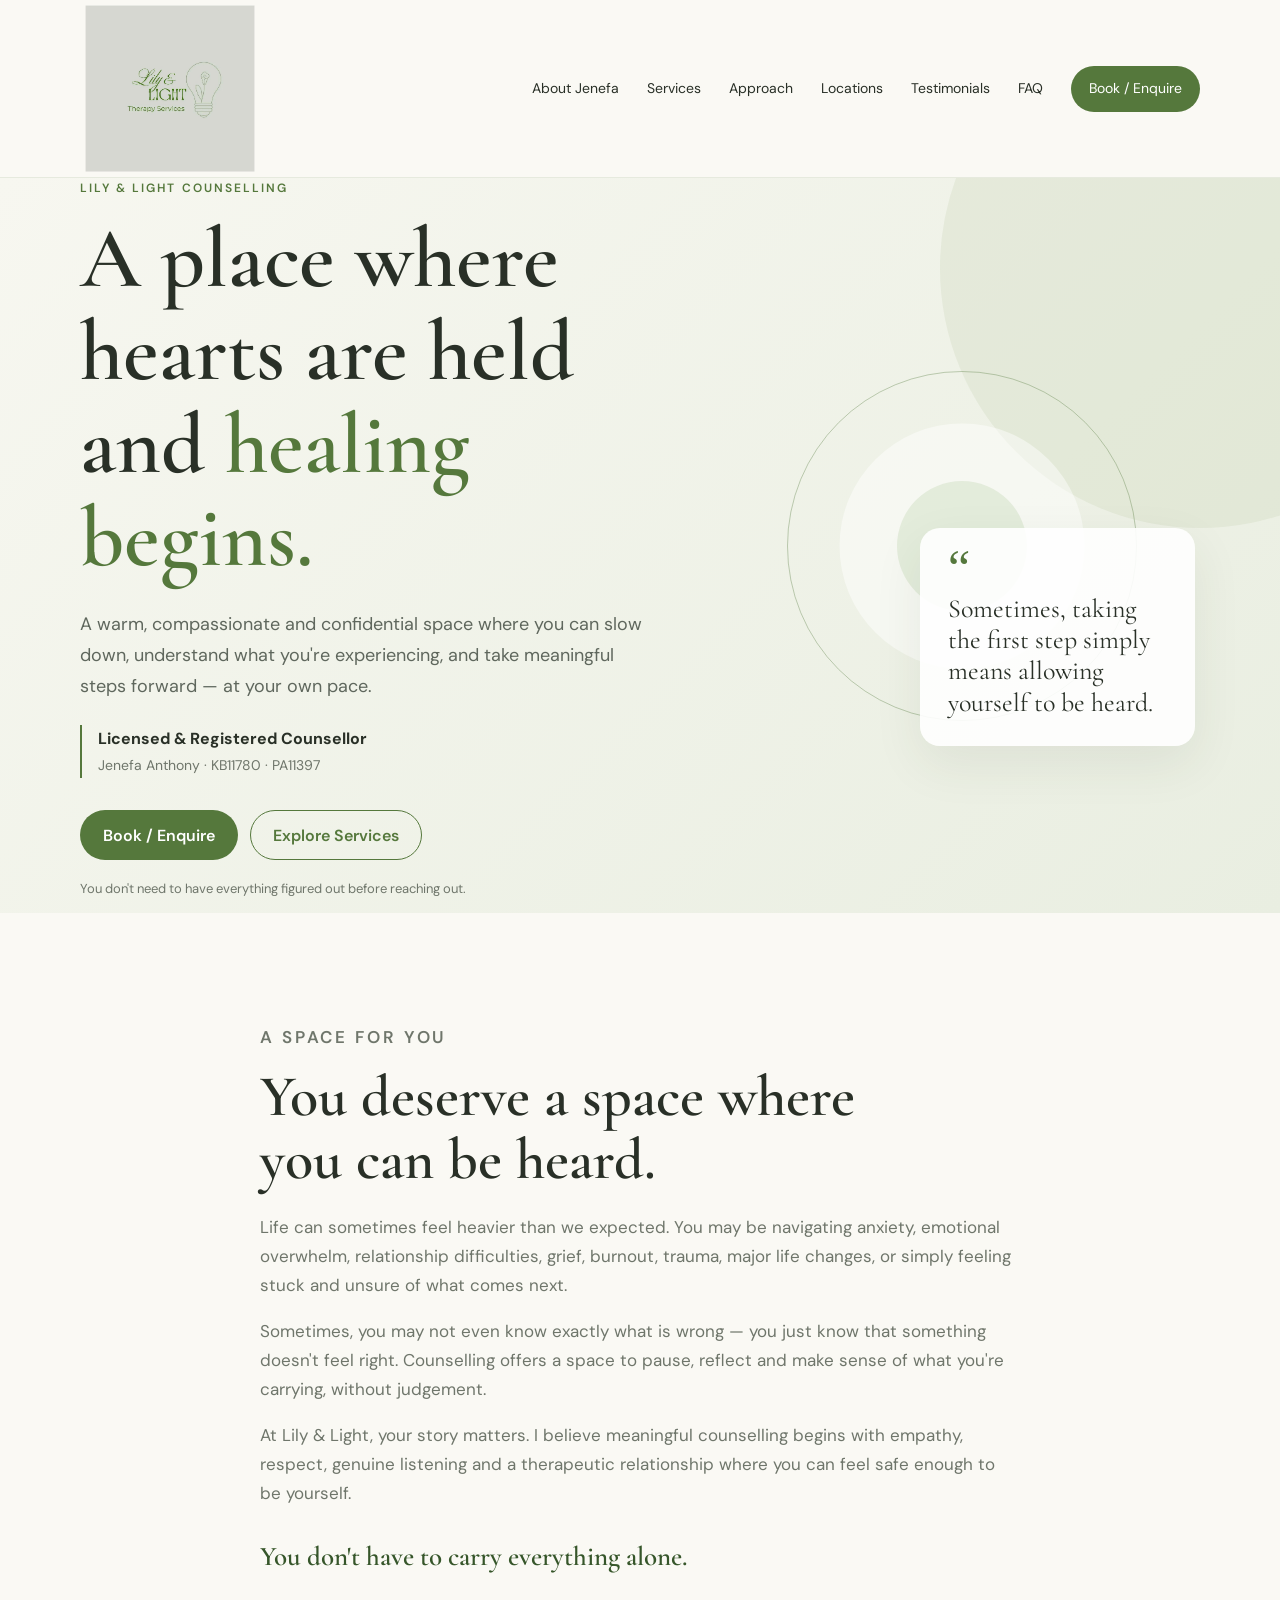
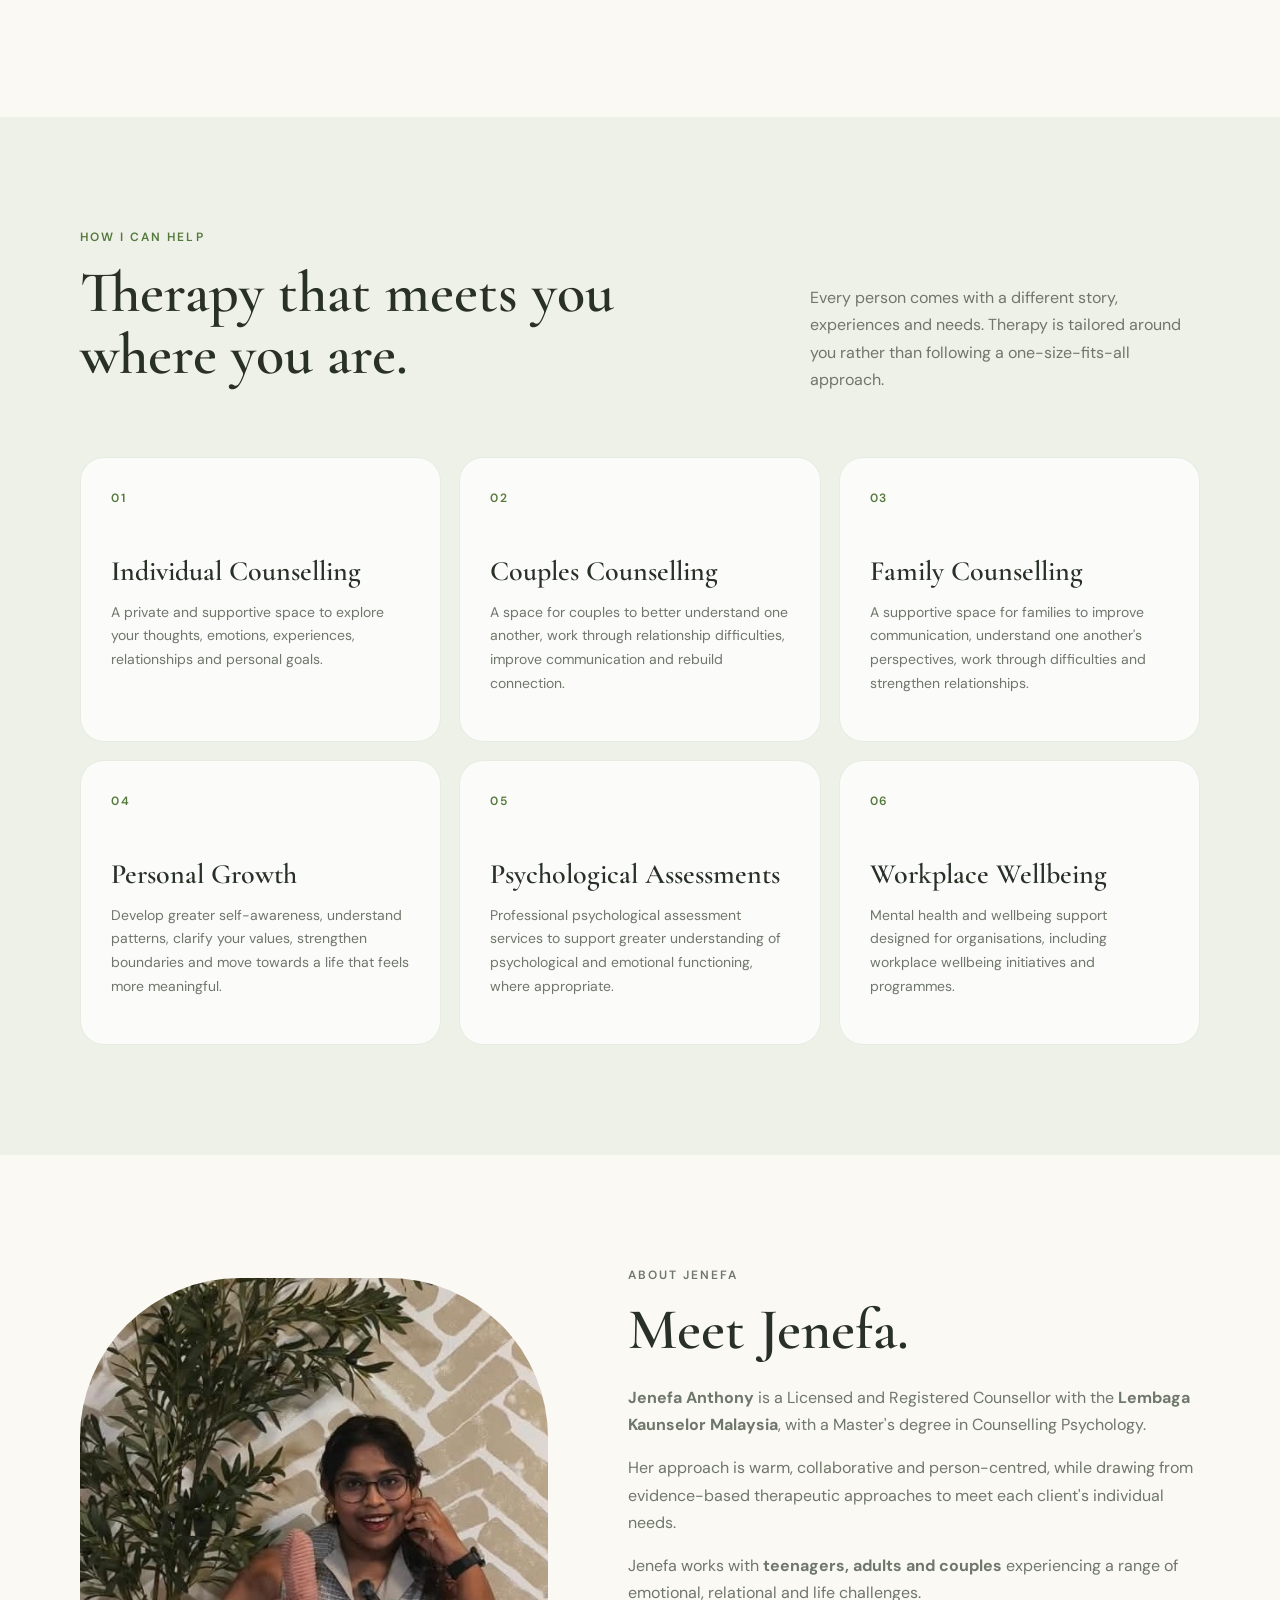
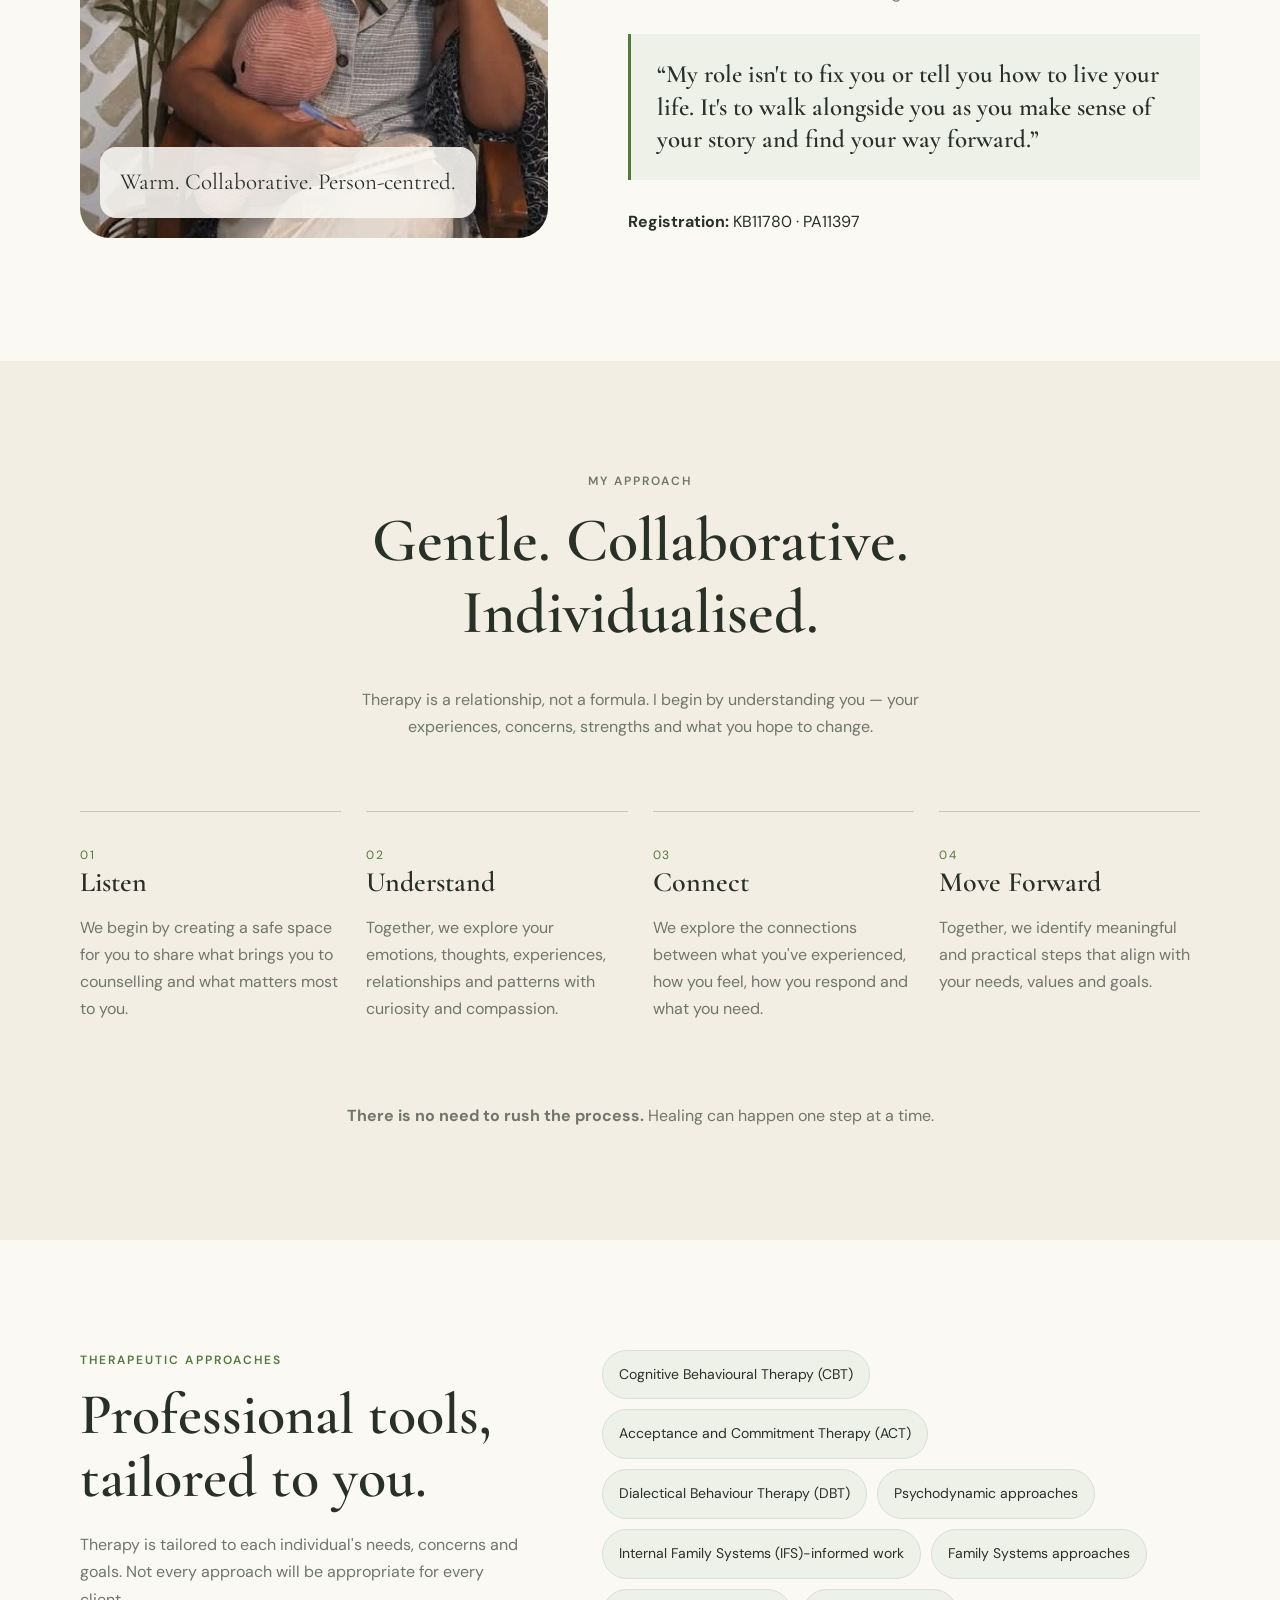
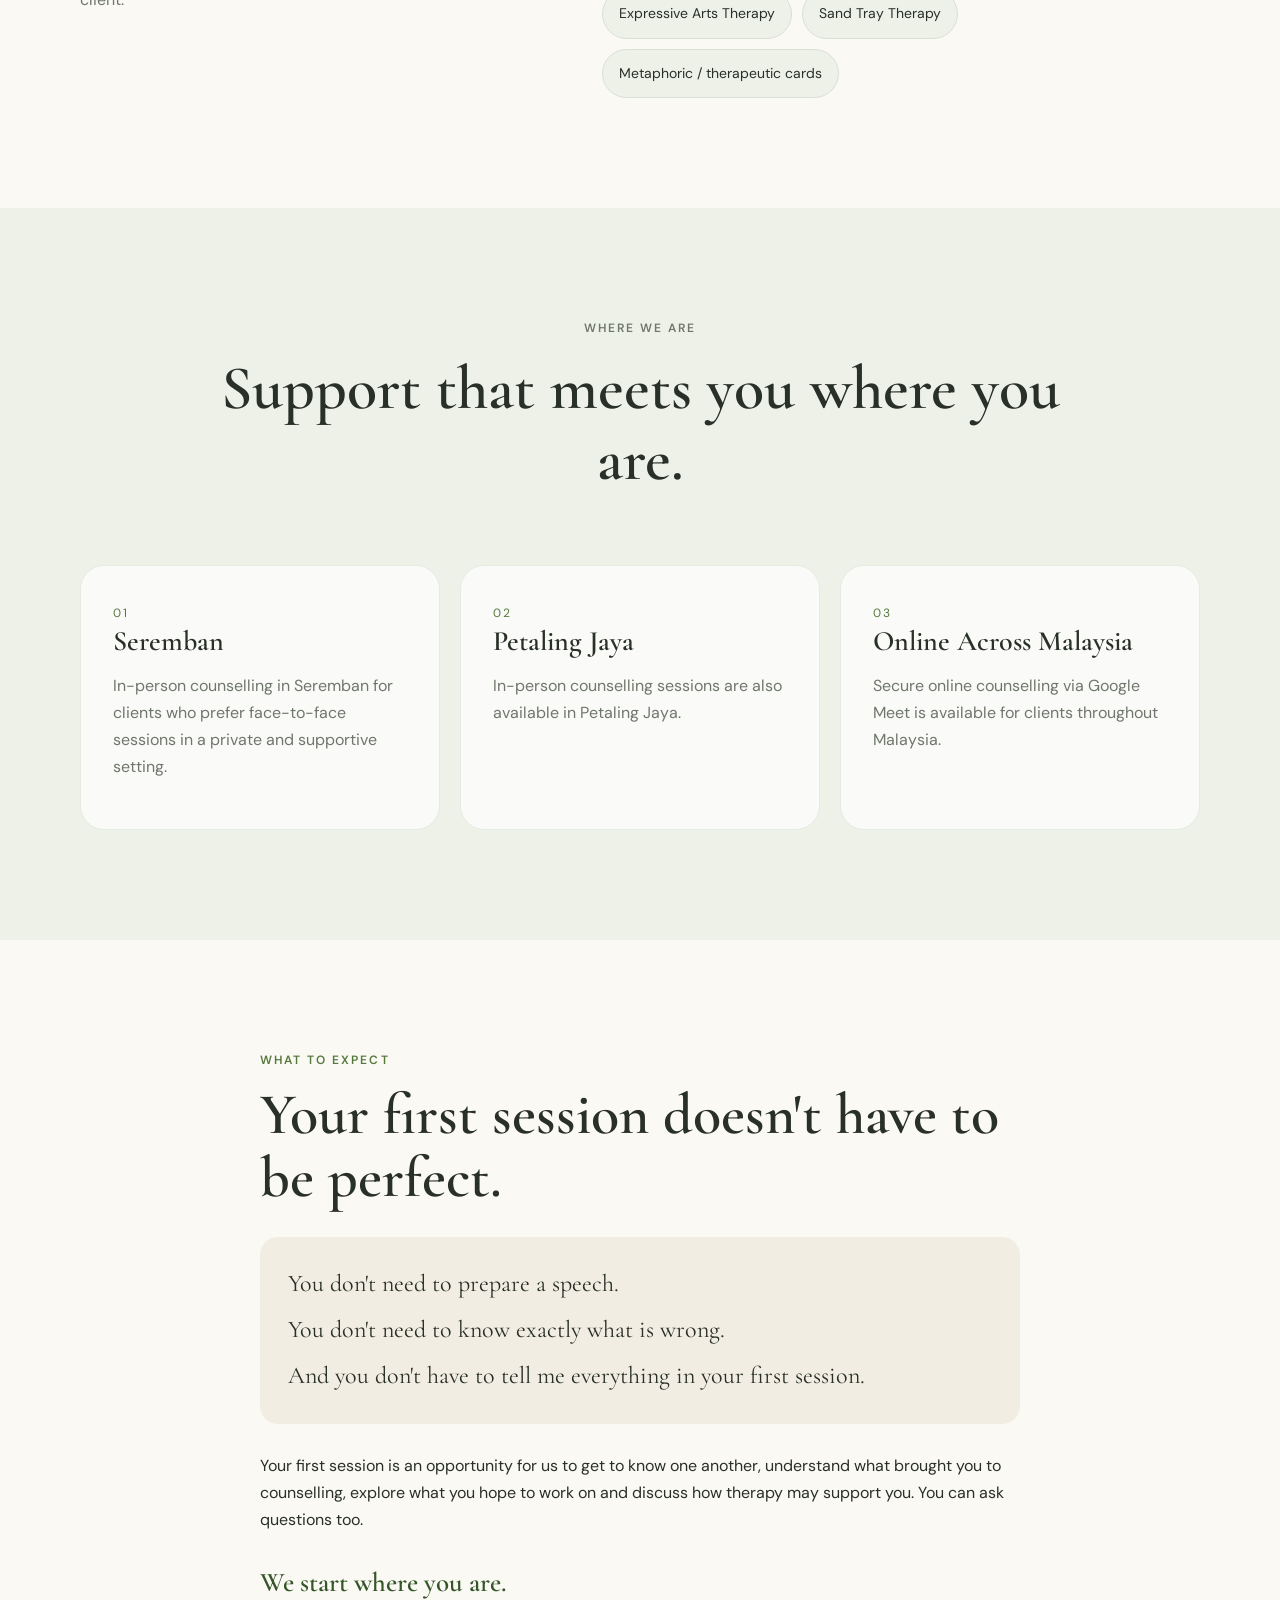
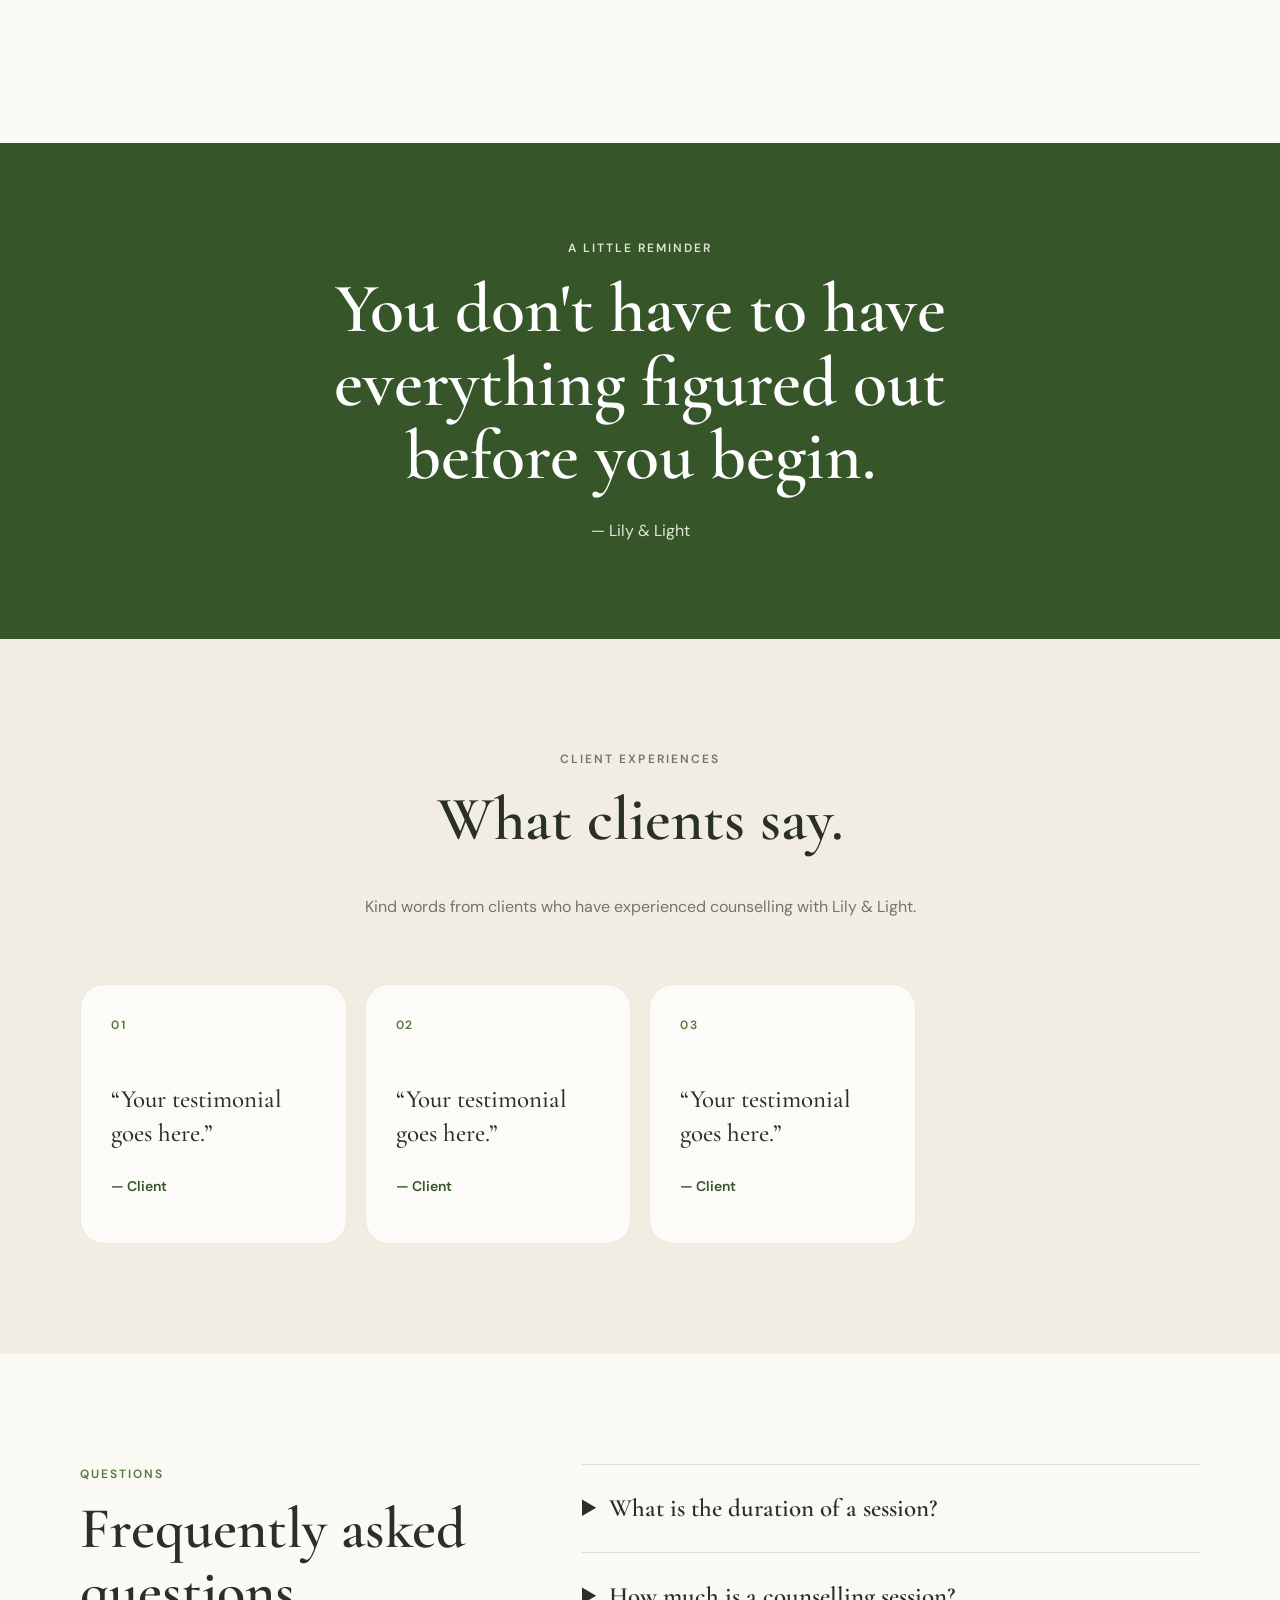
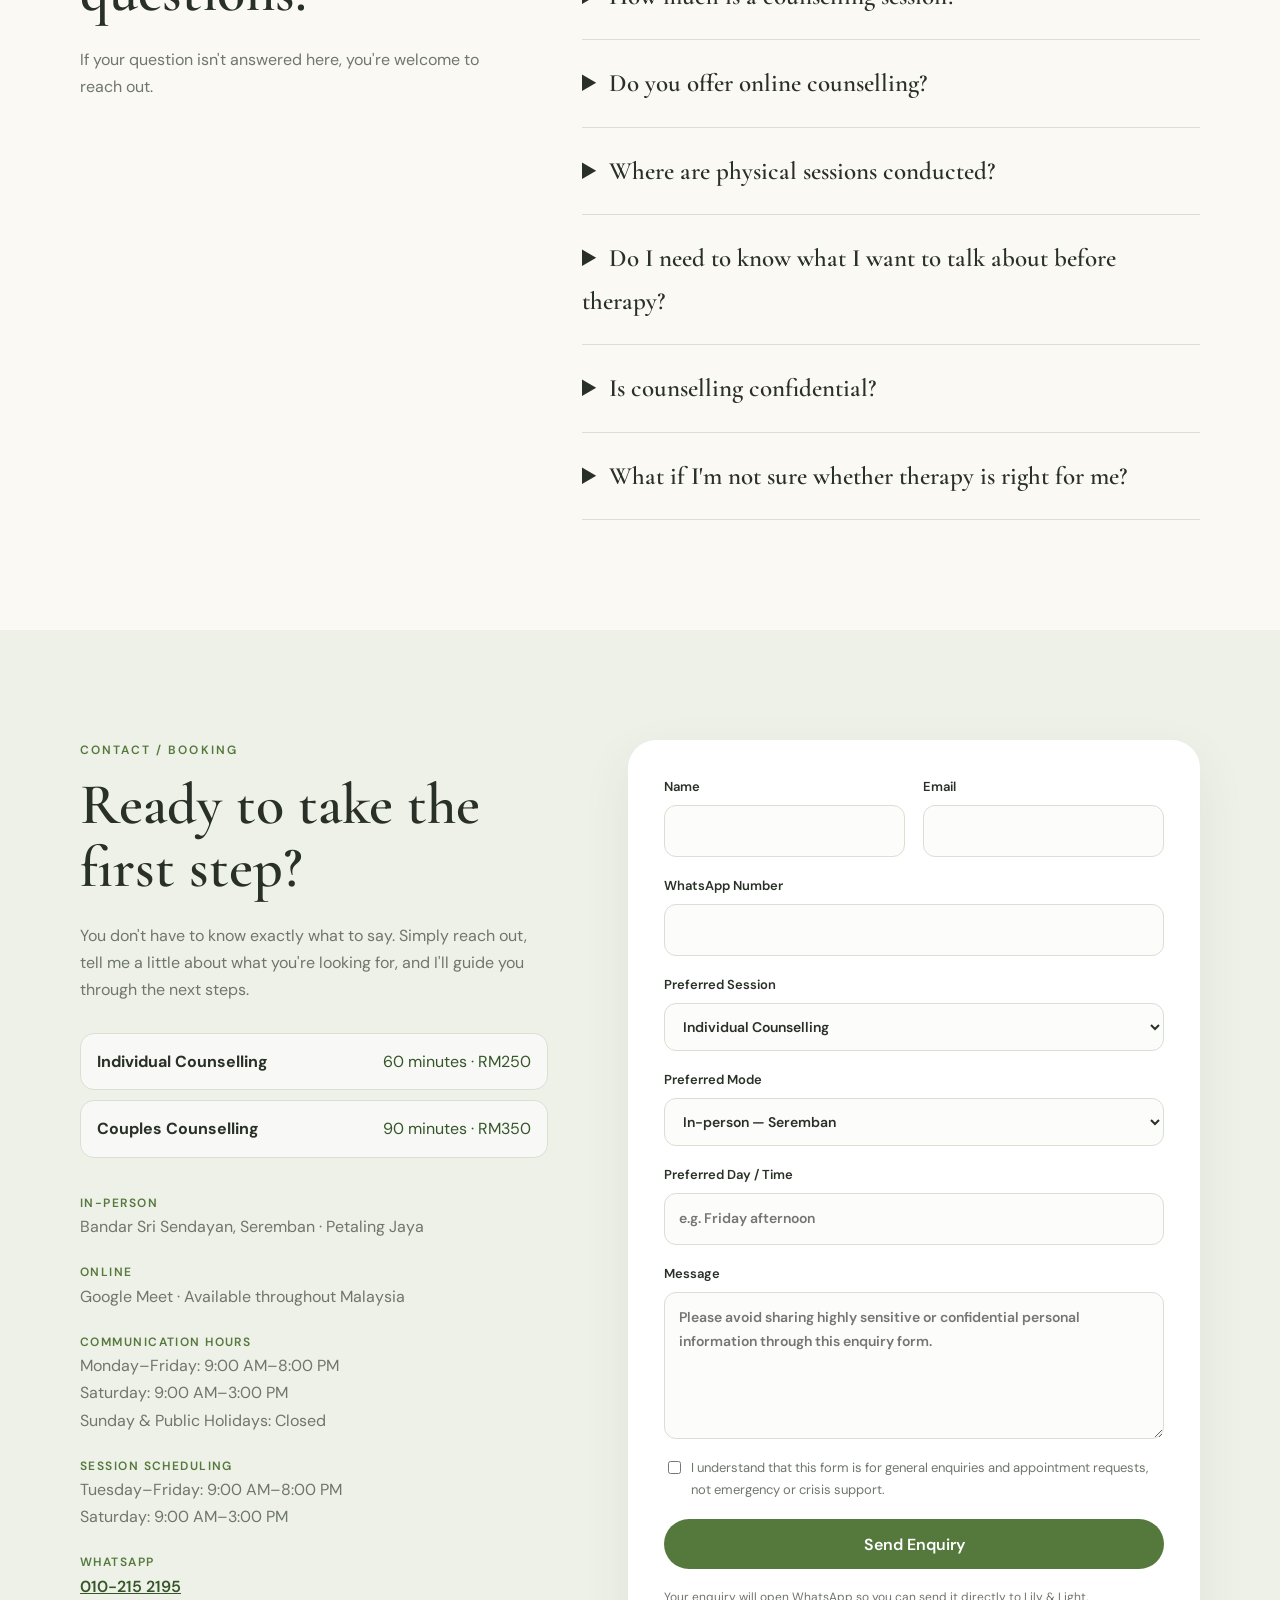
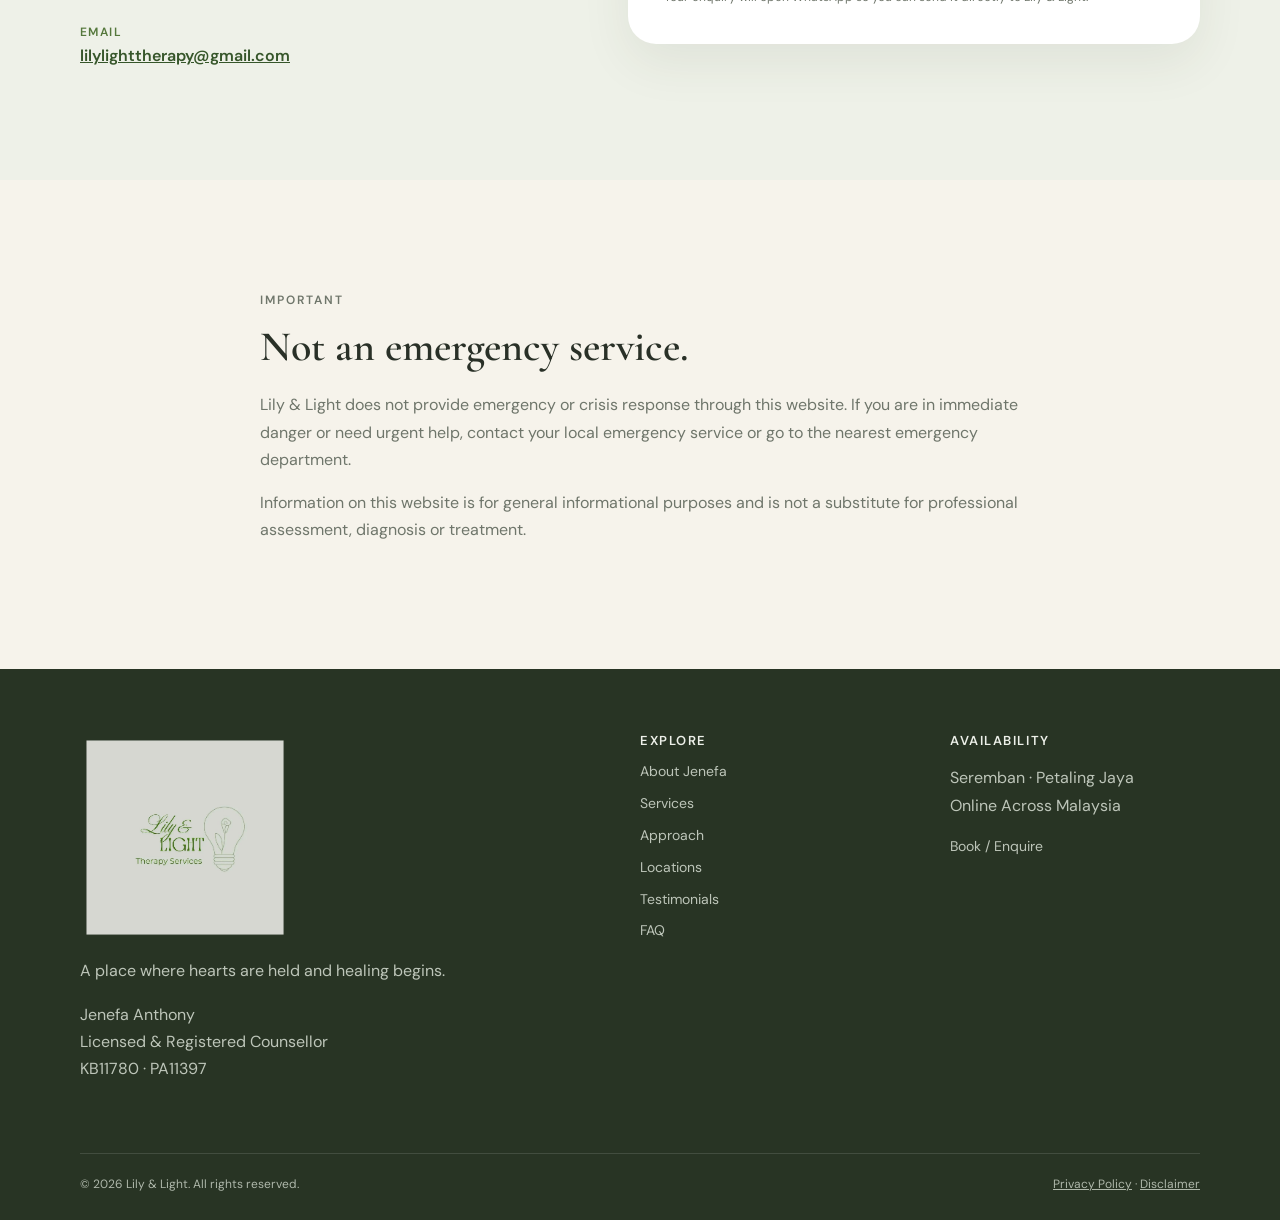
<file: index.html>
<!doctype html>
<html lang="en">
<head>
  <meta charset="utf-8">
  <meta name="viewport" content="width=device-width, initial-scale=1">
  <meta name="description" content="Lily & Light offers warm, compassionate and confidential counselling with Jenefa Anthony, Licensed & Registered Counsellor. In-person in Seremban and Petaling Jaya, and online across Malaysia.">
  <meta name="keywords" content="counselling Malaysia, counsellor Seremban, counsellor Petaling Jaya, online counselling Malaysia, couples counselling, Lily and Light">
  <meta name="author" content="Lily & Light">
  <meta name="theme-color" content="#55783c">
  <meta property="og:title" content="Lily & Light | Counselling with Jenefa Anthony">
  <meta property="og:description" content="A place where hearts are held and healing begins.">
  <meta property="og:type" content="website">
  <meta property="og:image" content="jenefa.jpg">
  <title>Lily & Light | Counselling with Jenefa Anthony</title>
  <link rel="icon" href="favicon.svg" type="image/svg+xml">
  <link rel="stylesheet" href="style.css">
</head>
<body>
  <a class="skip-link" href="#main">Skip to content</a>
  <header class="site-header" id="top">
    <div class="container nav-wrap">
      <a class="brand" href="#home" aria-label="Lily & Light home"><img src="logo.png" alt="Lily & Light logo"></a>
      <button class="menu-toggle" type="button" aria-expanded="false" aria-controls="site-nav" aria-label="Open menu"><span></span><span></span><span></span></button>
      <nav id="site-nav" class="site-nav" aria-label="Primary navigation">
        <a href="#about">About Jenefa</a><a href="#services">Services</a><a href="#approach">Approach</a><a href="#locations">Locations</a><a href="#testimonials">Testimonials</a><a href="#faq">FAQ</a><a href="#contact" class="nav-cta">Book / Enquire</a>
      </nav>
    </div>
  </header>

  <main id="main">
    <section class="hero" id="home">
      <div class="hero-glow"></div>
      <div class="container hero-grid">
        <div class="hero-copy">
          <p class="eyebrow">LILY &amp; LIGHT COUNSELLING</p>
          <h1>A place where hearts are held and <em>healing begins.</em></h1>
          <p class="hero-text">A warm, compassionate and confidential space where you can slow down, understand what you're experiencing, and take meaningful steps forward — at your own pace.</p>
          <div class="credential"><strong>Licensed &amp; Registered Counsellor</strong><span>Jenefa Anthony · KB11780 · PA11397</span></div>
          <div class="hero-actions"><a class="button button-primary" href="#contact">Book / Enquire</a><a class="button button-ghost" href="#services">Explore Services</a></div>
          <p class="microcopy">You don't need to have everything figured out before reaching out.</p>
        </div>
        <div class="hero-art" aria-hidden="true"><div class="sun-ring"></div><div class="quote-card"><span class="quote-mark">“</span><p>Sometimes, taking the first step simply means allowing yourself to be heard.</p></div></div>
      </div>
    </section>

    <section class="intro section">
      <div class="container narrow">
        <p class="eyebrow">A SPACE FOR YOU</p><h2>You deserve a space where you can be heard.</h2>
        <p>Life can sometimes feel heavier than we expected. You may be navigating anxiety, emotional overwhelm, relationship difficulties, grief, burnout, trauma, major life changes, or simply feeling stuck and unsure of what comes next.</p>
        <p>Sometimes, you may not even know exactly what is wrong — you just know that something doesn't feel right. Counselling offers a space to pause, reflect and make sense of what you're carrying, without judgement.</p>
        <p>At Lily &amp; Light, your story matters. I believe meaningful counselling begins with empathy, respect, genuine listening and a therapeutic relationship where you can feel safe enough to be yourself.</p>
        <p class="callout">You don't have to carry everything alone.</p>
      </div>
    </section>

    <section class="section services-section" id="services">
      <div class="container">
        <div class="section-heading"><div><p class="eyebrow">HOW I CAN HELP</p><h2>Therapy that meets you where you are.</h2></div><p>Every person comes with a different story, experiences and needs. Therapy is tailored around you rather than following a one-size-fits-all approach.</p></div>
        <div class="service-grid service-grid-wide">
          <article class="service-card"><div class="icon">01</div><h3>Individual Counselling</h3><p>A private and supportive space to explore your thoughts, emotions, experiences, relationships and personal goals.</p></article>
          <article class="service-card"><div class="icon">02</div><h3>Couples Counselling</h3><p>A space for couples to better understand one another, work through relationship difficulties, improve communication and rebuild connection.</p></article>
          <article class="service-card"><div class="icon">03</div><h3>Family Counselling</h3><p>A supportive space for families to improve communication, understand one another's perspectives, work through difficulties and strengthen relationships.</p></article>
          <article class="service-card"><div class="icon">04</div><h3>Personal Growth</h3><p>Develop greater self-awareness, understand patterns, clarify your values, strengthen boundaries and move towards a life that feels more meaningful.</p></article>
          <article class="service-card"><div class="icon">05</div><h3>Psychological Assessments</h3><p>Professional psychological assessment services to support greater understanding of psychological and emotional functioning, where appropriate.</p></article>
          <article class="service-card"><div class="icon">06</div><h3>Workplace Wellbeing</h3><p>Mental health and wellbeing support designed for organisations, including workplace wellbeing initiatives and programmes.</p></article>
        </div>
      </div>
    </section>

    <!-- Profile photo: upload your image as jenefa.jpg in the same folder as index.html. -->
    <section class="split-section section" id="about">
      <div class="container split-grid">
        <div class="image-panel profile-image-panel">
          <img src="jenefa.jpg" alt="Jenefa Anthony, Licensed and Registered Counsellor" class="profile-photo">
          <p class="image-caption">Warm. Collaborative. Person-centred.</p>
        </div>
        <div class="content-panel"><p class="eyebrow">ABOUT JENEFA</p><h2>Meet Jenefa.</h2>
          <p><strong>Jenefa Anthony</strong> is a Licensed and Registered Counsellor with the <strong>Lembaga Kaunselor Malaysia</strong>, with a Master's degree in Counselling Psychology.</p>
          <p>Her approach is warm, collaborative and person-centred, while drawing from evidence-based therapeutic approaches to meet each client's individual needs.</p>
          <p>Jenefa works with <strong>teenagers, adults and couples</strong> experiencing a range of emotional, relational and life challenges.</p>
          <blockquote class="small-quote">“My role isn't to fix you or tell you how to live your life. It's to walk alongside you as you make sense of your story and find your way forward.”</blockquote>
          <p class="registration"><strong>Registration:</strong> KB11780 · PA11397</p>
        </div>
      </div>
    </section>

    <section class="approach section" id="approach">
      <div class="container">
        <div class="section-heading centered"><p class="eyebrow">MY APPROACH</p><h2>Gentle. Collaborative. Individualised.</h2><p>Therapy is a relationship, not a formula. I begin by understanding you — your experiences, concerns, strengths and what you hope to change.</p></div>
        <div class="approach-grid approach-four">
          <div><span>01</span><h3>Listen</h3><p>We begin by creating a safe space for you to share what brings you to counselling and what matters most to you.</p></div>
          <div><span>02</span><h3>Understand</h3><p>Together, we explore your emotions, thoughts, experiences, relationships and patterns with curiosity and compassion.</p></div>
          <div><span>03</span><h3>Connect</h3><p>We explore the connections between what you've experienced, how you feel, how you respond and what you need.</p></div>
          <div><span>04</span><h3>Move Forward</h3><p>Together, we identify meaningful and practical steps that align with your needs, values and goals.</p></div>
        </div>
        <p class="approach-note"><strong>There is no need to rush the process.</strong> Healing can happen one step at a time.</p>
      </div>
    </section>

    <section class="section methods">
      <div class="container methods-grid"><div><p class="eyebrow">THERAPEUTIC APPROACHES</p><h2>Professional tools, tailored to you.</h2><p>Therapy is tailored to each individual's needs, concerns and goals. Not every approach will be appropriate for every client.</p></div>
        <div class="method-list"><span>Cognitive Behavioural Therapy (CBT)</span><span>Acceptance and Commitment Therapy (ACT)</span><span>Dialectical Behaviour Therapy (DBT)</span><span>Psychodynamic approaches</span><span>Internal Family Systems (IFS)-informed work</span><span>Family Systems approaches</span><span>Expressive Arts Therapy</span><span>Sand Tray Therapy</span><span>Metaphoric / therapeutic cards</span></div>
      </div>
    </section>

    <section class="section locations" id="locations">
      <div class="container"><div class="section-heading centered"><p class="eyebrow">WHERE WE ARE</p><h2>Support that meets you where you are.</h2></div>
        <div class="location-grid"><article><span>01</span><h3>Seremban</h3><p>In-person counselling in Seremban for clients who prefer face-to-face sessions in a private and supportive setting.</p></article><article><span>02</span><h3>Petaling Jaya</h3><p>In-person counselling sessions are also available in Petaling Jaya.</p></article><article><span>03</span><h3>Online Across Malaysia</h3><p>Secure online counselling via Google Meet is available for clients throughout Malaysia.</p></article></div>
      </div>
    </section>

    <section class="section expect">
      <div class="container narrow"><p class="eyebrow">WHAT TO EXPECT</p><h2>Your first session doesn't have to be perfect.</h2><div class="expect-lines"><p>You don't need to prepare a speech.</p><p>You don't need to know exactly what is wrong.</p><p>And you don't have to tell me everything in your first session.</p></div><p>Your first session is an opportunity for us to get to know one another, understand what brought you to counselling, explore what you hope to work on and discuss how therapy may support you. You can ask questions too.</p><p class="callout">We start where you are.</p></div>
    </section>

    <section class="quote-section"><div class="container quote-inner"><p class="eyebrow">A LITTLE REMINDER</p><blockquote>You don't have to have everything figured out before you begin.</blockquote><p class="quote-sign">— Lily &amp; Light</p></div></section>


    <section class="section testimonials" id="testimonials">
      <div class="container">
        <div class="section-heading centered">
          <p class="eyebrow">CLIENT EXPERIENCES</p>
          <h2>What clients say.</h2>
          <p>Kind words from clients who have experienced counselling with Lily &amp; Light.</p>
        </div>
        <div class="service-grid">
          <article class="service-card testimonial-card">
            <div class="icon">01</div>
            <blockquote>“Your testimonial goes here.”</blockquote>
            <p class="testimonial-author">— Client</p>
          </article>
          <article class="service-card testimonial-card">
            <div class="icon">02</div>
            <blockquote>“Your testimonial goes here.”</blockquote>
            <p class="testimonial-author">— Client</p>
          </article>
          <article class="service-card testimonial-card">
            <div class="icon">03</div>
            <blockquote>“Your testimonial goes here.”</blockquote>
            <p class="testimonial-author">— Client</p>
          </article>
        </div>
      </div>
    </section>

    <section class="faq section" id="faq">
      <div class="container faq-grid"><div><p class="eyebrow">QUESTIONS</p><h2>Frequently asked questions.</h2><p class="faq-intro">If your question isn't answered here, you're welcome to reach out.</p></div>
        <div class="accordion">
          <details><summary>What is the duration of a session?</summary><p>Individual counselling sessions are <strong>60 minutes</strong>, while couples counselling sessions are <strong>90 minutes</strong>.</p></details>
          <details><summary>How much is a counselling session?</summary><p>Individual counselling is <strong>RM250 per session</strong>. Couples counselling is <strong>RM350 per session</strong>.</p></details>
          <details><summary>Do you offer online counselling?</summary><p>Yes. Online counselling is available via Google Meet for clients throughout Malaysia.</p></details>
          <details><summary>Where are physical sessions conducted?</summary><p>In-person counselling is available in <strong>Bandar Sri Sendayan, Seremban</strong>, and <strong>Petaling Jaya</strong>.</p></details>
          <details><summary>Do I need to know what I want to talk about before therapy?</summary><p>No. You don't need to have everything figured out before reaching out. We can begin by exploring what is currently happening and what brought you to counselling.</p></details>
          <details><summary>Is counselling confidential?</summary><p>Counselling is confidential within the applicable professional, legal and safeguarding requirements. The limits of confidentiality will be explained clearly during the counselling process and informed consent.</p></details>
          <details><summary>What if I'm not sure whether therapy is right for me?</summary><p>That's completely okay. You can reach out with your questions first. We can discuss what you're looking for and whether counselling may be appropriate for your needs.</p></details>
        </div>
      </div>
    </section>
    <section class="contact section" id="contact">
      <div class="container contact-grid"><div class="contact-copy"><p class="eyebrow">CONTACT / BOOKING</p><h2>Ready to take the first step?</h2><p>You don't have to know exactly what to say. Simply reach out, tell me a little about what you're looking for, and I'll guide you through the next steps.</p>
        <div class="session-prices"><div><strong>Individual Counselling</strong><span>60 minutes · RM250</span></div><div><strong>Couples Counselling</strong><span>90 minutes · RM350</span></div></div>
        <div class="contact-details">
          <div><span>In-person</span><p>Bandar Sri Sendayan, Seremban · Petaling Jaya</p></div>
          <div><span>Online</span><p>Google Meet · Available throughout Malaysia</p></div>
          <div><span>Communication Hours</span><p>Monday–Friday: 9:00 AM–8:00 PM<br>Saturday: 9:00 AM–3:00 PM<br>Sunday &amp; Public Holidays: Closed</p></div>
          <div><span>Session Scheduling</span><p>Tuesday–Friday: 9:00 AM–8:00 PM<br>Saturday: 9:00 AM–3:00 PM</p></div>
          <div><span>WhatsApp</span><p><a href="https://wa.me/60102152195" target="_blank" rel="noopener">010-215 2195</a></p></div>
          <div><span>Email</span><p><a href="mailto:lilylighttherapy@gmail.com">lilylighttherapy@gmail.com</a></p></div>
        </div>
      </div>

      <form class="booking-form" id="bookingForm">
        <div class="form-row"><label>Name<input type="text" name="name" autocomplete="name" required></label><label>Email<input type="email" name="email" autocomplete="email" required></label></div>
        <label>WhatsApp Number<input type="tel" name="whatsapp" autocomplete="tel"></label>
        <label>Preferred Session<select name="enquiry"><option>Individual Counselling</option><option>Couples Counselling</option><option>Family Counselling</option><option>Personal Growth</option><option>Psychological Assessment</option><option>Workplace Wellbeing</option><option>Not sure / I'd like to enquire</option></select></label>
        <label>Preferred Mode<select name="mode"><option>In-person — Seremban</option><option>In-person — Petaling Jaya</option><option>Online</option><option>Not sure</option></select></label>
        <label>Preferred Day / Time<input type="text" name="preferred_time" placeholder="e.g. Friday afternoon"></label>
        <label>Message<textarea name="message" rows="5" placeholder="Please avoid sharing highly sensitive or confidential personal information through this enquiry form."></textarea></label>
        <label class="consent"><input type="checkbox" required><span>I understand that this form is for general enquiries and appointment requests, not emergency or crisis support.</span></label>
        <button class="button button-primary" type="submit">Send Enquiry</button>
        <p class="form-note" id="formNote">Your enquiry will open WhatsApp so you can send it directly to Lily &amp; Light.</p>
      </form></div>
    </section>

    <section class="disclaimer section"><div class="container narrow"><p class="eyebrow">IMPORTANT</p><h2>Not an emergency service.</h2><p>Lily &amp; Light does not provide emergency or crisis response through this website. If you are in immediate danger or need urgent help, contact your local emergency service or go to the nearest emergency department.</p><p>Information on this website is for general informational purposes and is not a substitute for professional assessment, diagnosis or treatment.</p></div></section>
  </main>

  <footer class="site-footer"><div class="container footer-grid"><div><img src="logo.png" alt="Lily & Light" class="footer-logo"><p>A place where hearts are held and healing begins.</p><p>Jenefa Anthony<br>Licensed &amp; Registered Counsellor<br>KB11780 · PA11397</p></div><div><h3>Explore</h3><a href="#about">About Jenefa</a><a href="#services">Services</a><a href="#approach">Approach</a><a href="#locations">Locations</a><a href="#testimonials">Testimonials</a><a href="#faq">FAQ</a></div><div><h3>Availability</h3><p>Seremban · Petaling Jaya<br>Online Across Malaysia</p><a href="#contact">Book / Enquire</a></div></div><div class="container footer-bottom"><span>© <span id="year"></span> Lily &amp; Light. All rights reserved.</span><span><a href="privacy.html">Privacy Policy</a> · <a href="disclaimer.html">Disclaimer</a></span></div></footer>
  <script src="script.js"></script>
</body>
</html>
</file>
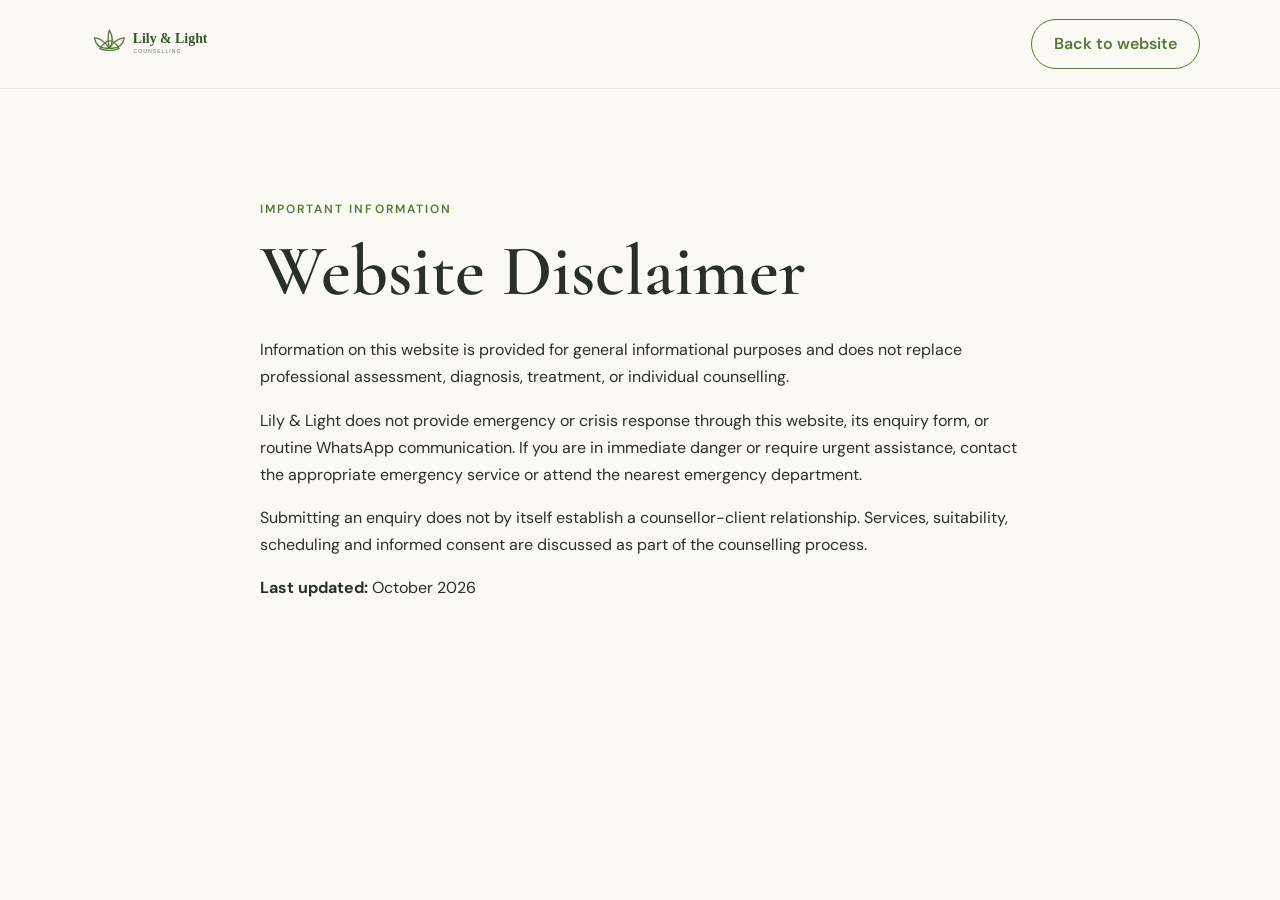
<file: disclaimer.html>
<!doctype html>
<html lang="en">
<head>
<meta charset="utf-8"><meta name="viewport" content="width=device-width,initial-scale=1">
<title>Disclaimer | Lily &amp; Light</title><link rel="icon" href="favicon.svg" type="image/svg+xml"><link rel="stylesheet" href="style.css">
</head>
<body>
<header class="site-header"><div class="container nav-wrap"><a class="brand" href="index.html"><img src="logo.svg" alt="Lily &amp; Light logo"></a><a class="button button-ghost" href="index.html">Back to website</a></div></header>
<main><section class="section"><div class="container narrow"><p class="eyebrow">IMPORTANT INFORMATION</p><h1 style="font-size:clamp(44px,7vw,72px)">Website Disclaimer</h1>
<p>Information on this website is provided for general informational purposes and does not replace professional assessment, diagnosis, treatment, or individual counselling.</p>
<p>Lily &amp; Light does not provide emergency or crisis response through this website, its enquiry form, or routine WhatsApp communication. If you are in immediate danger or require urgent assistance, contact the appropriate emergency service or attend the nearest emergency department.</p>
<p>Submitting an enquiry does not by itself establish a counsellor-client relationship. Services, suitability, scheduling and informed consent are discussed as part of the counselling process.</p>
<p><strong>Last updated:</strong> October 2026</p></div></section></main>
</body></html>
</file>
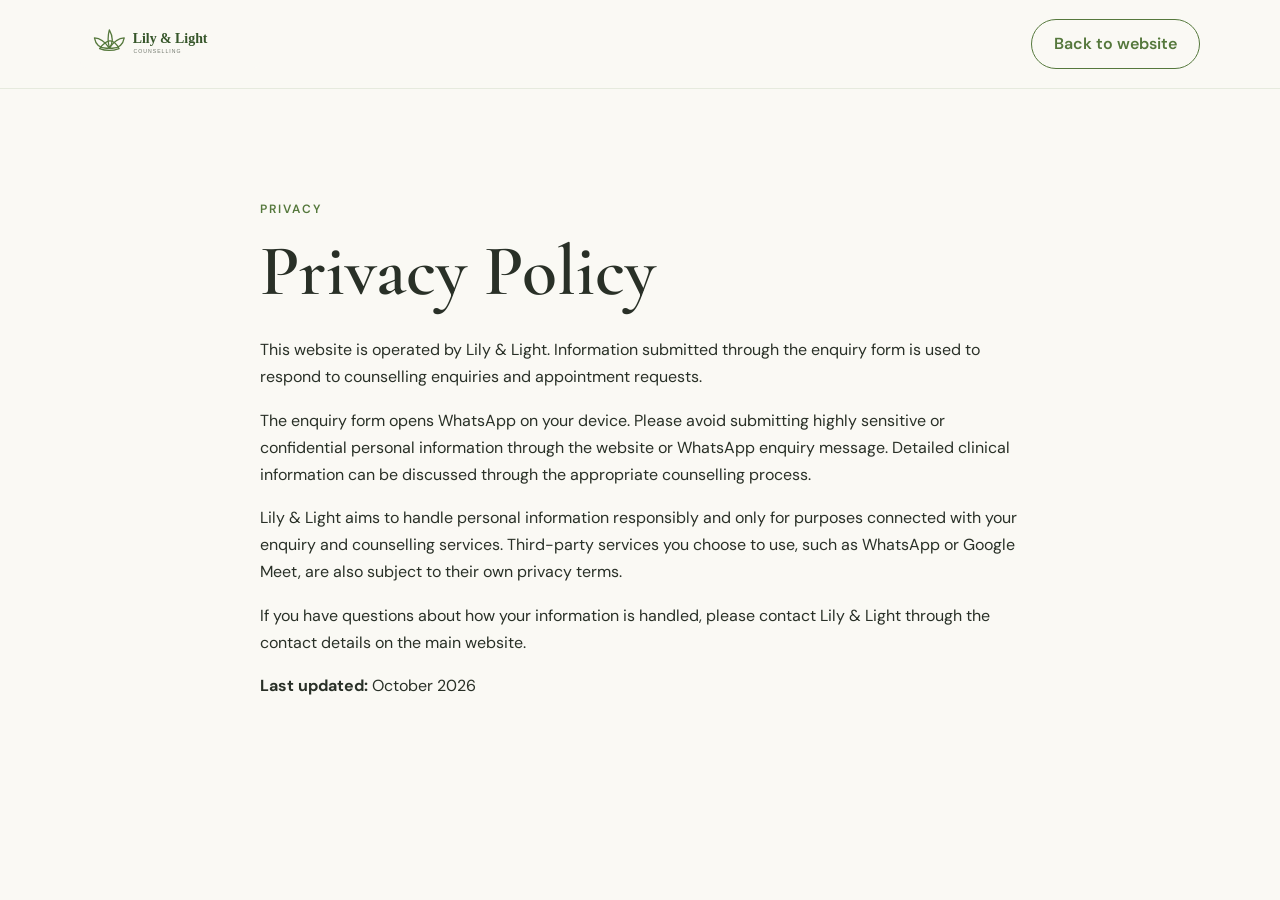
<file: privacy.html>
<!doctype html>
<html lang="en">
<head>
<meta charset="utf-8"><meta name="viewport" content="width=device-width,initial-scale=1">
<title>Privacy Policy | Lily &amp; Light</title><link rel="icon" href="favicon.svg" type="image/svg+xml"><link rel="stylesheet" href="style.css">
</head>
<body>
<header class="site-header"><div class="container nav-wrap"><a class="brand" href="index.html"><img src="logo.svg" alt="Lily &amp; Light logo"></a><a class="button button-ghost" href="index.html">Back to website</a></div></header>
<main><section class="section"><div class="container narrow"><p class="eyebrow">PRIVACY</p><h1 style="font-size:clamp(44px,7vw,72px)">Privacy Policy</h1>
<p>This website is operated by Lily &amp; Light. Information submitted through the enquiry form is used to respond to counselling enquiries and appointment requests.</p>
<p>The enquiry form opens WhatsApp on your device. Please avoid submitting highly sensitive or confidential personal information through the website or WhatsApp enquiry message. Detailed clinical information can be discussed through the appropriate counselling process.</p>
<p>Lily &amp; Light aims to handle personal information responsibly and only for purposes connected with your enquiry and counselling services. Third-party services you choose to use, such as WhatsApp or Google Meet, are also subject to their own privacy terms.</p>
<p>If you have questions about how your information is handled, please contact Lily &amp; Light through the contact details on the main website.</p>
<p><strong>Last updated:</strong> October 2026</p></div></section></main>
</body></html>
</file>
<file: style.css>
@import url('https://fonts.googleapis.com/css2?family=Cormorant+Garamond:wght@500;600;700&family=DM+Sans:wght@400;500;600&display=swap');

:root {
  --green: #55783c;
  --green-dark: #36562a;
  --green-soft: #dfe7d6;
  --sage: #eef1e8;
  --cream: #faf9f4;
  --warm: #f2ede2;
  --ink: #293027;
  --muted: #6f766b;
  --line: #d9dfd3;
  --white: #ffffff;
  --shadow: 0 18px 50px rgba(45, 63, 39, .08);
  --radius: 24px;
}

* { box-sizing: border-box; }
html { scroll-behavior: smooth; }
body {
  margin: 0;
  color: var(--ink);
  background: var(--cream);
  font-family: "DM Sans", Arial, sans-serif;
  line-height: 1.7;
}
img { max-width: 100%; display: block; }
a { color: inherit; }
.container { width: min(1120px, calc(100% - 40px)); margin: 0 auto; }
.narrow { max-width: 760px; }
.section { padding: 110px 0; }

.skip-link {
  position: fixed; left: 12px; top: -60px; z-index: 1000;
  background: var(--green-dark); color: white; padding: 10px 14px;
}
.skip-link:focus { top: 12px; }

.site-header {
  position: sticky; top: 0; z-index: 100;
  background: rgba(250,249,244,.93);
  backdrop-filter: blur(14px);
  border-bottom: 1px solid rgba(85,120,60,.12);
}
.nav-wrap { min-height: 88px; display: flex; align-items: center; justify-content: space-between; gap: 24px; }
.brand img { width: 180px; height: auto; }
.site-nav { display: flex; align-items: center; gap: 28px; font-size: 14px; }
.site-nav a { text-decoration: none; color: var(--ink); }
.site-nav a:hover { color: var(--green); }
.nav-cta {
  background: var(--green);
  color: white !important;
  padding: 11px 18px;
  border-radius: 999px;
}
.menu-toggle { display: none; border: 0; background: transparent; padding: 8px; }
.menu-toggle span { display: block; width: 25px; height: 2px; background: var(--ink); margin: 5px; }

.hero {
  position: relative; overflow: hidden;
  background: linear-gradient(135deg, #f7f7f0 0%, #e9eee1 100%);
  min-height: 690px;
  display: flex; align-items: center;
}
.hero-glow {
  position: absolute; width: 520px; height: 520px; border-radius: 50%;
  background: rgba(190, 205, 170, .24); right: -180px; top: -170px;
}
.hero-grid { display: grid; grid-template-columns: 1.1fr .9fr; align-items: center; gap: 60px; position: relative; }
.eyebrow {
  margin: 0 0 14px;
  color: var(--green);
  letter-spacing: .17em;
  font-size: 12px;
  font-weight: 600;
}
h1, h2, h3 { margin-top: 0; line-height: 1.08; font-family: "Cormorant Garamond", Georgia, serif; font-weight: 600; }
h1 { font-size: clamp(54px, 7vw, 86px); max-width: 720px; margin-bottom: 25px; }
h1 em { color: var(--green); font-style: normal; }
h2 { font-size: clamp(40px, 5vw, 58px); margin-bottom: 22px; }
h3 { font-size: 28px; margin-bottom: 12px; }
.hero-text { font-size: 18px; max-width: 630px; color: #5f675d; }
.hero-actions { display: flex; flex-wrap: wrap; gap: 12px; margin: 32px 0 18px; }
.button {
  display: inline-flex; justify-content: center; align-items: center;
  min-height: 50px; padding: 0 22px; border-radius: 999px;
  text-decoration: none; font: inherit; font-weight: 600; cursor: pointer;
  border: 1px solid transparent;
}
.button-primary { background: var(--green); color: white; }
.button-primary:hover { background: var(--green-dark); }
.button-ghost { border-color: var(--green); color: var(--green); background: transparent; }
.microcopy { color: var(--muted); font-size: 13px; }

.hero-art { min-height: 470px; position: relative; display: grid; place-items: center; }
.sun-ring {
  width: 350px; height: 350px; border: 1px solid rgba(85,120,60,.35);
  border-radius: 50%; position: relative;
}
.sun-ring::before, .sun-ring::after {
  content: ""; position: absolute; left: 50%; top: 50%;
  transform: translate(-50%,-50%); border-radius: 50%;
}
.sun-ring::before { width: 245px; height: 245px; background: rgba(255,255,255,.45); }
.sun-ring::after { width: 130px; height: 130px; background: rgba(205,220,191,.45); }
.quote-card {
  position: absolute; right: 5px; bottom: 35px; width: 275px;
  background: rgba(255,255,255,.9); padding: 28px; border-radius: 20px;
  box-shadow: var(--shadow);
}
.quote-card p { margin: 0; font-family: "Cormorant Garamond", Georgia, serif; font-size: 26px; line-height: 1.2; }
.quote-mark { color: var(--green); font: 50px Georgia, serif; line-height: .5; }

.intro { background: var(--cream); }
.intro h2 { max-width: 680px; }
.intro p { color: var(--muted); font-size: 17px; }

.services-section { background: var(--sage); }
.section-heading { display: flex; justify-content: space-between; align-items: end; gap: 50px; margin-bottom: 48px; }
.section-heading > p { max-width: 390px; color: var(--muted); }
.service-grid { display: grid; grid-template-columns: repeat(4,1fr); gap: 18px; }
.service-card {
  background: rgba(255,255,255,.74); border: 1px solid rgba(85,120,60,.12);
  border-radius: var(--radius); padding: 30px; min-height: 300px;
}
.service-card .icon { color: var(--green); font-size: 12px; letter-spacing: .15em; margin-bottom: 48px; font-weight: 600; }
.service-card p { color: var(--muted); font-size: 14px; }

.split-section { background: var(--cream); }
.split-grid { display: grid; grid-template-columns: .9fr 1.1fr; gap: 80px; align-items: center; }
.image-panel {
  min-height: 500px; border-radius: 160px 160px 30px 30px;
  background: linear-gradient(150deg, #dfe7d6, #f3eee3);
  position: relative; overflow: hidden; display: flex; align-items: end;
}
.botanical { position: absolute; inset: 50px 40px 80px; }
.botanical span {
  position: absolute; bottom: 0; left: 50%; width: 3px; height: 340px;
  background: var(--green); transform-origin: bottom; opacity: .45;
}
.botanical span:nth-child(1) { transform: rotate(-24deg); }
.botanical span:nth-child(2) { transform: rotate(16deg); }
.botanical span:nth-child(3) { transform: rotate(-48deg); height: 240px; }
.botanical span:nth-child(4) { transform: rotate(45deg); height: 270px; }
.image-caption {
  position: relative; z-index: 2; background: rgba(250,249,244,.88);
  padding: 16px 20px; margin: 0 20px 20px; border-radius: 16px;
  font-family: "Cormorant Garamond", Georgia, serif; font-size: 23px;
}
.content-panel p { color: var(--muted); }
.signature { color: var(--green) !important; font-family: "Cormorant Garamond", Georgia, serif; font-size: 24px; }

.approach { background: #f3eee3; }
.centered { display: block; text-align: center; max-width: 720px; margin-left: auto; margin-right: auto; }
.centered p:last-child { color: var(--muted); }
.approach-grid { display: grid; grid-template-columns: repeat(3,1fr); gap: 25px; margin-top: 55px; }
.approach-grid > div { padding: 28px 0; border-top: 1px solid rgba(85,120,60,.3); }
.approach-grid span { color: var(--green); font-size: 12px; letter-spacing: .15em; }
.approach-grid p { color: var(--muted); }

.quote-section { background: var(--green-dark); color: white; padding: 95px 0; text-align: center; }
.quote-section .eyebrow { color: #dfe7d6; }
blockquote { margin: 0 auto; max-width: 800px; font: 600 clamp(42px,6vw,70px)/1.05 "Cormorant Garamond", Georgia, serif; }

.faq { background: var(--cream); }
.faq-grid { display: grid; grid-template-columns: .8fr 1.2fr; gap: 90px; }
.faq-intro { color: var(--muted); }
.accordion details { border-top: 1px solid var(--line); padding: 22px 0; }
.accordion details:last-child { border-bottom: 1px solid var(--line); }
.accordion summary { cursor: pointer; font-family: "Cormorant Garamond", Georgia, serif; font-size: 25px; font-weight: 600; }
.accordion p { color: var(--muted); max-width: 680px; }

.contact { background: var(--sage); }
.contact-grid { display: grid; grid-template-columns: .9fr 1.1fr; gap: 80px; align-items: start; }
.contact-copy > p:not(.eyebrow) { color: var(--muted); max-width: 520px; }
.contact-details { margin-top: 35px; display: grid; gap: 22px; }
.contact-details span { display: block; color: var(--green); font-size: 12px; letter-spacing: .12em; text-transform: uppercase; font-weight: 600; }
.contact-details a { color: var(--green-dark); font-weight: 600; }
.contact-details p { margin: 0; color: var(--muted); }

.booking-form {
  background: white; padding: 36px; border-radius: 28px; box-shadow: var(--shadow);
  display: grid; gap: 18px;
}
.form-row { display: grid; grid-template-columns: 1fr 1fr; gap: 18px; }
label { display: grid; gap: 7px; font-size: 13px; font-weight: 600; }
input, select, textarea {
  width: 100%; border: 1px solid var(--line); border-radius: 12px;
  padding: 13px 14px; background: #fcfcfa; color: var(--ink);
  font: inherit; font-size: 14px; outline: none;
}
input:focus, select:focus, textarea:focus { border-color: var(--green); box-shadow: 0 0 0 3px rgba(85,120,60,.10); }
textarea { resize: vertical; }
.consent { grid-template-columns: auto 1fr; align-items: start; font-weight: 400; color: var(--muted); }
.consent input { width: auto; margin-top: 4px; }
.form-note { margin: 0; font-size: 12px; color: var(--muted); }

.disclaimer { background: #f6f3eb; }
.disclaimer h2 { font-size: 42px; }
.disclaimer p { color: var(--muted); }

.site-footer { background: #283424; color: #edf0e9; padding: 65px 0 25px; }
.footer-grid { display: grid; grid-template-columns: 2fr 1fr 1fr; gap: 60px; }
.footer-logo { width: 210px; filter: brightness(0) invert(1); opacity: .9; margin-bottom: 12px; }
.footer-grid p { color: #bdc5b9; }
.footer-grid h3 { font-family: "DM Sans", sans-serif; font-size: 13px; text-transform: uppercase; letter-spacing: .12em; }
.footer-grid a { display: block; color: #bdc5b9; text-decoration: none; margin: 8px 0; font-size: 14px; }
.footer-grid a:hover { color: white; }
.footer-bottom {
  margin-top: 55px; padding-top: 20px; border-top: 1px solid rgba(255,255,255,.12);
  display: flex; justify-content: space-between; gap: 20px; color: #aeb7aa; font-size: 12px;
}
.footer-bottom a { color: inherit; }

@media (max-width: 900px) {
  .site-nav { gap: 16px; }
  .service-grid { grid-template-columns: repeat(2,1fr); }
  .hero-grid, .split-grid, .contact-grid, .faq-grid { grid-template-columns: 1fr; }
  .hero { padding: 80px 0; }
  .hero-art { min-height: 380px; }
  .split-grid, .contact-grid, .faq-grid { gap: 45px; }
  .approach-grid { grid-template-columns: 1fr; gap: 0; }
}

@media (max-width: 700px) {
  .container { width: min(100% - 28px, 560px); }
  .section { padding: 75px 0; }
  .nav-wrap { min-height: 72px; }
  .brand img { width: 150px; }
  .menu-toggle { display: block; }
  .site-nav {
    display: none; position: absolute; top: 72px; left: 14px; right: 14px;
    background: white; padding: 20px; border-radius: 18px; box-shadow: var(--shadow);
    flex-direction: column; align-items: stretch;
  }
  .site-nav.open { display: flex; }
  .site-nav a { padding: 10px; }
  .nav-cta { text-align: center; }
  h1 { font-size: clamp(48px, 15vw, 68px); }
  .hero-grid { gap: 20px; }
  .hero-art { min-height: 300px; }
  .sun-ring { width: 270px; height: 270px; }
  .sun-ring::before { width: 190px; height: 190px; }
  .quote-card { width: 225px; right: 0; bottom: 10px; padding: 20px; }
  .quote-card p { font-size: 22px; }
  .section-heading { display: block; }
  .section-heading > p { margin-top: 18px; }
  .service-grid { grid-template-columns: 1fr; }
  .service-card { min-height: auto; }
  .image-panel { min-height: 390px; }
  .form-row { grid-template-columns: 1fr; }
  .booking-form { padding: 24px; }
  .footer-grid { grid-template-columns: 1fr 1fr; gap: 30px; }
  .footer-grid > div:first-child { grid-column: 1 / -1; }
  .footer-bottom { flex-direction: column; }
}

/* 2026 Lily & Light content refresh */
.credential { margin: 24px 0 0; padding-left: 16px; border-left: 2px solid var(--green); display: grid; gap: 2px; }
.credential span { color: var(--muted); font-size: 14px; }
.callout { color: var(--green-dark) !important; font-family: "Cormorant Garamond", Georgia, serif; font-size: 27px !important; font-weight: 600; }
.service-grid-wide { grid-template-columns: repeat(3, 1fr); }
.service-grid-wide .service-card { min-height: 285px; }
.small-quote { margin: 28px 0; padding: 24px 26px; border-left: 3px solid var(--green); background: var(--sage); font: 600 25px/1.3 "Cormorant Garamond", Georgia, serif; }
.registration { color: var(--ink) !important; }
.approach-four { grid-template-columns: repeat(4, 1fr); }
.approach-note { text-align: center; margin: 36px auto 0; color: var(--muted); }
.methods { background: var(--cream); }
.methods-grid { display: grid; grid-template-columns: .85fr 1.15fr; gap: 80px; align-items: start; }
.methods-grid > div:first-child > p:last-child { color: var(--muted); }
.method-list { display: flex; flex-wrap: wrap; gap: 10px; }
.method-list span { padding: 12px 16px; background: var(--sage); border: 1px solid var(--line); border-radius: 999px; font-size: 14px; }
.locations { background: var(--sage); }
.location-grid { display: grid; grid-template-columns: repeat(3,1fr); gap: 20px; }
.location-grid article { background: rgba(255,255,255,.72); border: 1px solid rgba(85,120,60,.12); border-radius: var(--radius); padding: 32px; }
.location-grid article > span { color: var(--green); font-size: 12px; letter-spacing: .15em; }
.location-grid p { color: var(--muted); }
.expect { background: var(--cream); }
.expect-lines { margin: 28px 0; padding: 22px 28px; border-radius: 18px; background: var(--warm); }
.expect-lines p { margin: 5px 0; font-family: "Cormorant Garamond", Georgia, serif; font-size: 24px; }
.quote-sign { margin: 24px 0 0; color: #dfe7d6; }
.session-prices { margin: 30px 0; display: grid; gap: 10px; }
.session-prices > div { background: rgba(255,255,255,.62); border: 1px solid var(--line); border-radius: 14px; padding: 14px 16px; display: flex; justify-content: space-between; gap: 18px; }
.session-prices span { color: var(--green-dark); }
@media (max-width: 900px) {
  .service-grid-wide { grid-template-columns: repeat(2,1fr); }
  .approach-four { grid-template-columns: repeat(2,1fr); }
  .methods-grid { grid-template-columns: 1fr; gap: 35px; }
  .location-grid { grid-template-columns: 1fr; }
}
@media (max-width: 700px) {
  .service-grid-wide, .approach-four { grid-template-columns: 1fr; }
  .session-prices > div { display: grid; gap: 2px; }
}


/* Profile photo */
.profile-image-panel {
  min-height: 560px;
  align-items: end;
  background: var(--warm);
}
.profile-photo {
  position: absolute;
  inset: 0;
  width: 100%;
  height: 100%;
  object-fit: cover;
  object-position: center 35%;
}
.profile-image-panel .image-caption {
  z-index: 3;
}

/* Testimonials */
.testimonials {
  background: var(--warm);
}
.testimonial-card {
  min-height: 260px;
  display: flex;
  flex-direction: column;
}
.testimonial-card blockquote {
  margin: 0;
  font: 500 25px/1.35 "Cormorant Garamond", Georgia, serif;
  max-width: none;
}
.testimonial-author {
  margin-top: auto;
  padding-top: 22px;
  color: var(--green-dark) !important;
  font-weight: 600;
}


@media (max-width: 700px) {
  .profile-image-panel {
    min-height: 430px;
    border-radius: 100px 100px 24px 24px;
  }
}
/* Lily & Light – Section heading alignment fix */

.approach .section-heading,
.locations .section-heading,
.testimonials .section-heading {
  display: flex;
  flex-direction: column;
  align-items: center;
  justify-content: center;
  text-align: center;
  max-width: 900px;
  margin: 0 auto 48px;
  gap: 0;
}

.approach .section-heading h2,
.locations .section-heading h2,
.testimonials .section-heading h2 {
  font-size: clamp(38px, 5vw, 62px);
  line-height: 1.15;
  max-width: 850px;
  margin: 0 auto 22px;
  text-align: center;
}

.approach .section-heading p,
.locations .section-heading p,
.testimonials .section-heading p {
  text-align: center;
  margin-left: auto;
  margin-right: auto;
}

.approach .section-heading p:last-child,
.locations .section-heading p:last-child,
.testimonials .section-heading p:last-child {
  max-width: 650px;
  line-height: 1.7;
}

@media (max-width: 700px) {
  .approach .section-heading h2,
  .locations .section-heading h2,
  .testimonials .section-heading h2 {
    font-size: clamp(36px, 9vw, 46px);
  }
}
/* Display original Lily & Light logo */
.footer-logo {
  filter: none;
  opacity: 1;
  width: 210px;
  height: auto;
}
</file>
